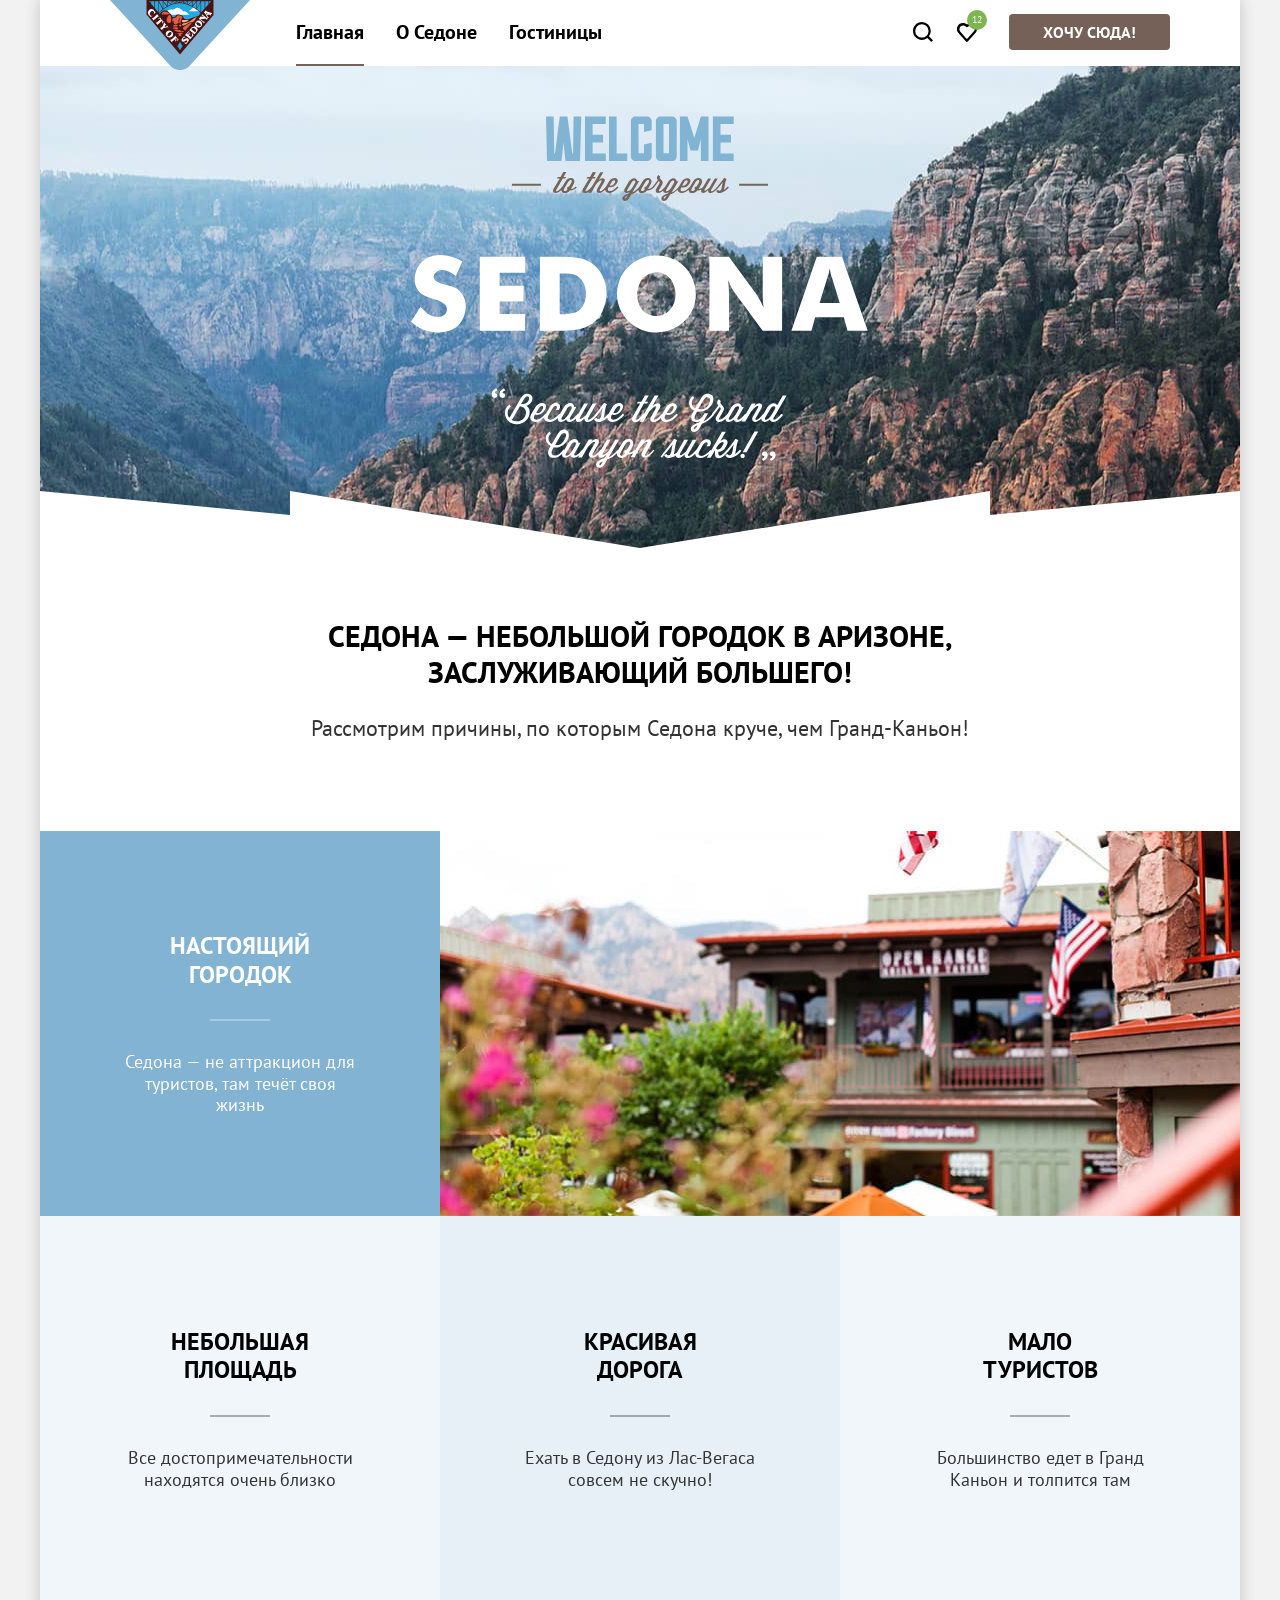
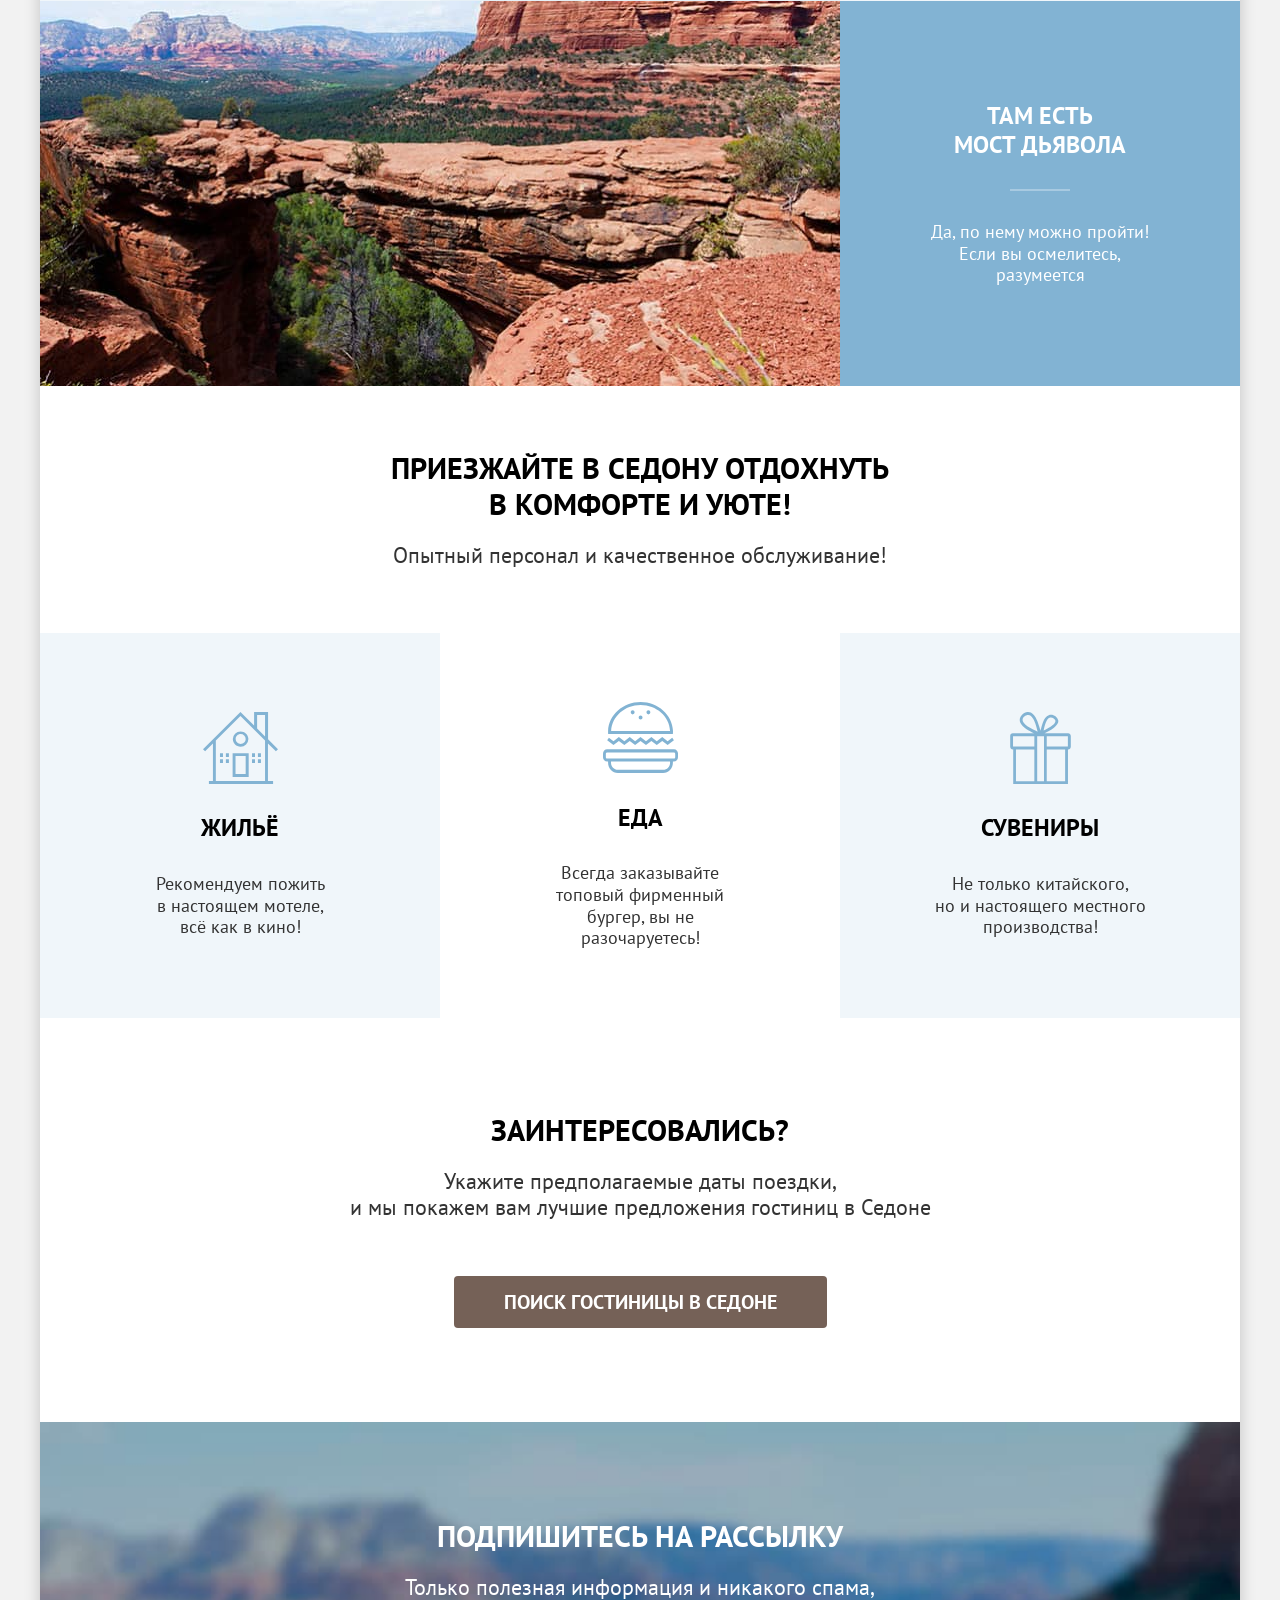
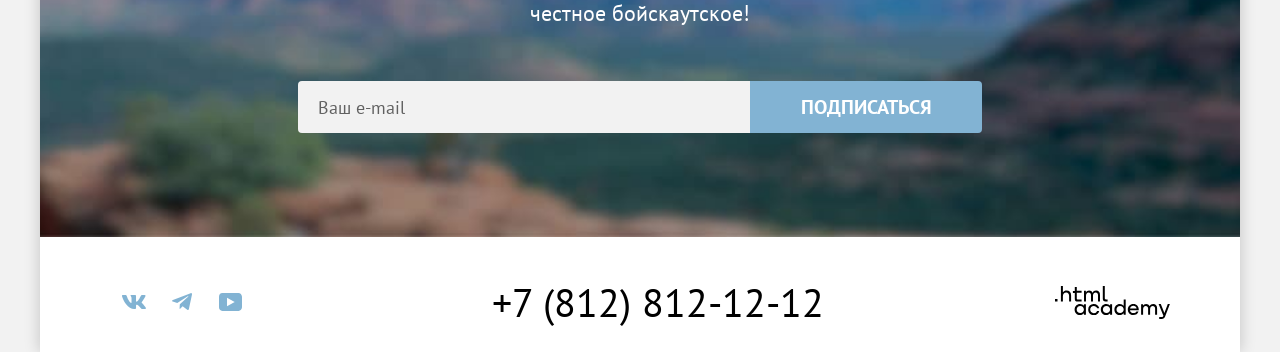
<file: index.html>
<!DOCTYPE html>
<html lang="ru">

  <head>
    <meta charset="utf-8">
    <title>Седона. Городок в Аризоне</title>
    <link rel="stylesheet" href="styles/styles.css">
    <link rel="icon" href="favicon.ico" sizes="32x32">
  </head>

  <body>
    <div class="wrapper">
      <header class="header">
        <nav class="navigation">
          <a class="logo" href="index.html">
            <img class="logo-image" src="images/logos/logo.svg" width="140" height="70" alt="Логотип города Седона">
          </a>
          <ul class="navigation-list">
            <li class="navigation-item">
              <a class="navigation-link current" aria-current="page">Главная</a>
            </li>
            <li class="navigation-item">
              <a class="navigation-link" href="#">О Седоне</a>
            </li>
            <li class="navigation-item">
              <a class="navigation-link" href="catalog.html">Гостиницы</a>
            </li>
          </ul>
          <ul class="navigation-user">
            <li class="navigation-user-item">
              <a class="navigation-user-link navigation-search" href="#"><span class="visually-hidden">Поиск</span></a>
            </li>
            <li class="navigation-user-item">
              <a class="navigation-user-link navigation-favorites" href="#">
                <span class="visually-hidden">Отелей в избранном:</span>
                <span class="favorite-count">12</span>
              </a>
            </li>
            <li class="navigation-user-item">
              <a class="button navigation-user-button" href="#">Хочу сюда!</a>
            </li>
          </ul>
        </nav>
      </header>
      <main class="main">
        <section class="hero">
          <h1 class="section-title visually-hidden">Добро пожаловать в Седону!</h1>
          <img class="hero-image" src="images/content/welcome-hero.svg" width="458" height="352"
            alt="Welcome to the gorgeous Sedona, because the Grand Canyon sucks!">
        </section>
        <section class="advantages">
          <div class="section-header">
            <h2 class="section-title">Седона — небольшой городок в Аризоне,
              заслуживающий большего!</h2>
            <p class="section-description">Рассмотрим причины, по которым Седона круче, чем Гранд-Каньон!</p>
          </div>
          <ul class="section-list">
            <li class="advantages-item">
              <div class="advantages-container">
                <h3 class="card-title">Настоящий городок</h3>
                <p class="card-text">Седона — не аттракцион для туристов, там течёт своя жизнь</p>
              </div>
              <img class="advantages-image" src="images/content/open-range-restaurant.jpg" width="800" height="385"
                alt="Ресторан Open Range">
            </li>
            <li class="advantages-item">
              <div class="advantages-container">
                <h3 class="card-title">Небольшая площадь</h3>
                <p class="card-text">Все достопримечательности находятся очень близко</p>
              </div>
            </li>
            <li class="advantages-item">
              <div class="advantages-container">
                <h3 class="card-title">Красивая<br>дорога</h3>
                <p class="card-text">Ехать в&nbsp;Седону из&nbsp;Лас-Вегаса совсем не&nbsp;скучно!</p>
              </div>
            </li>
            <li class="advantages-item">
              <div class="advantages-container">
                <h3 class="card-title">Мало<br>туристов</h3>
                <p class="card-text">Большинство едет в Гранд Каньон и толпится там</p>
              </div>
            </li>
            <li class="advantages-item">
              <div class="advantages-container">
                <h3 class="card-title">Там есть<br>мост дьявола</h3>
                <p class="card-text">Да, по нему можно пройти! Если вы осмелитесь, разумеется</p>
              </div>
              <img class="advantages-image advantages-image-reverse" src="images/content/devils-bridge.jpg" width="800"
                height="385" alt="Каменный мост Дьявола в Седоне с красными скалами">
            </li>
          </ul>
        </section>
        <section class="services">
          <div class="section-header">
            <h2 class="section-title">Приезжайте в&nbsp;Седону отдохнуть в&nbsp;комфорте и&nbsp;уюте!</h2>
            <p class="section-description">Опытный персонал и качественное обслуживание!</p>
          </div>
          <ul class="section-list">
            <li class="services-item services-house">
              <h3 class="card-title">Жильё</h3>
              <p class="card-text">Рекомендуем пожить<br>в настоящем мотеле,<br>
                всё как в кино!</p>
            </li>
            <li class="services-item services-food">
              <h3 class="card-title">Еда</h3>
              <p class="card-text">Всегда заказывайте<br>
                топовый фирменный бургер, вы не разочаруетесь!</p>
            </li>
            <li class="services-item services-souvenirs">
              <h3 class="card-title">Сувениры</h3>
              <p class="card-text">Не только китайского,<br>
                но и настоящего местного производства!</p>
            </li>
          </ul>
        </section>
        <section class="search">
          <div class="section-header">
            <h2 class="section-title">Заинтересовались?</h2>
            <p class="section-description">Укажите предполагаемые даты поездки,<br>и мы покажем вам лучшие
              предложения гостиниц в Седоне</p>
          </div>
          <button class="button search-button" type="button">Поиск гостиницы в Седоне</button>
        </section>
        <section class="newsletter newsletter-index">
          <div class="section-header">
            <h2 class="section-title">Подпишитесь на рассылку</h2>
            <p class="section-description">Только полезная информация и никакого спама,<br>честное
              бойскаутское!</p>
          </div>
          <form class="newsletter-form" action="https://echo.htmlacademy.ru/" method="post">
            <label class="visually-hidden" for="e-mail">Укажите ваш e-mail</label>
            <input class="input newsletter-field" type="email" name="e-mail" id="e-mail" placeholder="Ваш e-mail"
              required>
            <button class="button newsletter-button" type="submit">Подписаться</button>
          </form>
        </section>
      </main>
      <footer class="footer">
        <ul class="social-list">
          <li class="social-item">
            <a class="social-link vk" href="https://vk.com/htmlacademy">
              <span class="visually-hidden">Vkontakte</span>
            </a>
          </li>
          <li class="social-item">
            <a class="social-link telegram" href="https://t.me/htmlacademy">
              <span class="visually-hidden">Telegram</span>
            </a>
          </li>
          <li class="social-item">
            <a class="social-link youtube" href="https://www.youtube.com/user/htmlacademyru">
              <span class="visually-hidden">Youtube</span>
            </a>
          </li>
        </ul>
        <div class="contacts">
          <a class="contact-link" href="tel:+78128121212">+7 (812) 812-12-12</a>
        </div>
        <a class="developer" href="https://htmlacademy.ru/intensive/htmlcss">
          <span class="visually-hidden">Разработчик сайта — HTML Academy</span>
        </a>
      </footer>
    </div>
    <div class="modal-container modal-container-close">
      <div class="modal">
        <section class="modal-content">
          <h2 class="section-title">Поиск гостиницы в Седоне</h2>
          <form class="search-form" action="https://echo.htmlacademy.ru/" method="post">
            <div class="field-item">
              <label class="form-label" for="check-in-date">Дата заезда:</label>
              <input id="check-in-date" class="input date-input" type="text" name="check-in-date" value="27 апреля 2020"
                placeholder="Укажите дату" required>
              <p class="form-message form-message-error">Мы не можем отправить вас в прошлое.</p>
            </div>
            <div class="field-item">
              <label class="form-label" for="check-out-date">Дата выезда:</label>
              <input id="check-out-date" class="input date-input" type="text" name="check-out-date"
                value="1 сентября 2023" placeholder="Укажите дату" required>
              <p class="form-message">На эти даты есть свободные номера. Пока есть.</p>
            </div>
            <div class="field-item">
              <label class="form-label" for="adult">Взрослые:</label>
              <div class="counter">
                <button class="counter-button counter-button-minus" type="button">
                  <span class="visually-hidden">Уменьшить количество</span>
                </button>
                <input id="adult" class="input modal-number" type="number" name="adult" value="2">
                <button class="counter-button counter-button-plus" type="button">
                  <span class="visually-hidden">Увеличить количество</span>
                </button>
              </div>
            </div>
            <div class="field-item">
              <div class="tooltip-wrapper">
                <label class="form-label" for="children">Дети:</label>
                <button class="info-button" type="button" aria-labelledby="tooltip-label-date">
                  <span class="visually-hidden">Посмотреть дополнительную информацию</span>
                </button>
                <div class="tooltip" role="tooltip" id="tooltip-label-date">Укажите количество детей, которые будут
                  с&nbsp;вами, возраст которых от&nbsp;6&nbsp;до&nbsp;18&nbsp;лет. Дети до&nbsp;6&nbsp;лет размещаются
                  бесплатно.
                </div>
              </div>
              <div class="counter">
                <button class="counter-button counter-button-minus" type="button">
                  <span class="visually-hidden">Уменьшить количество</span>
                </button>
                <input id="children" class="input modal-number" type="number" name="children" value="2">
                <button class="counter-button counter-button-plus" type="button">
                  <span class="visually-hidden">Увеличить количество</span>
                </button>
              </div>
            </div>
            <button class="button modal-button" type="submit">Найти</button>
          </form>
        </section>
        <button class="modal-close-button" type="button">
          <span class="visually-hidden">Закрыть</span>
        </button>
      </div>
    </div>
  </body>

</html>
</file>
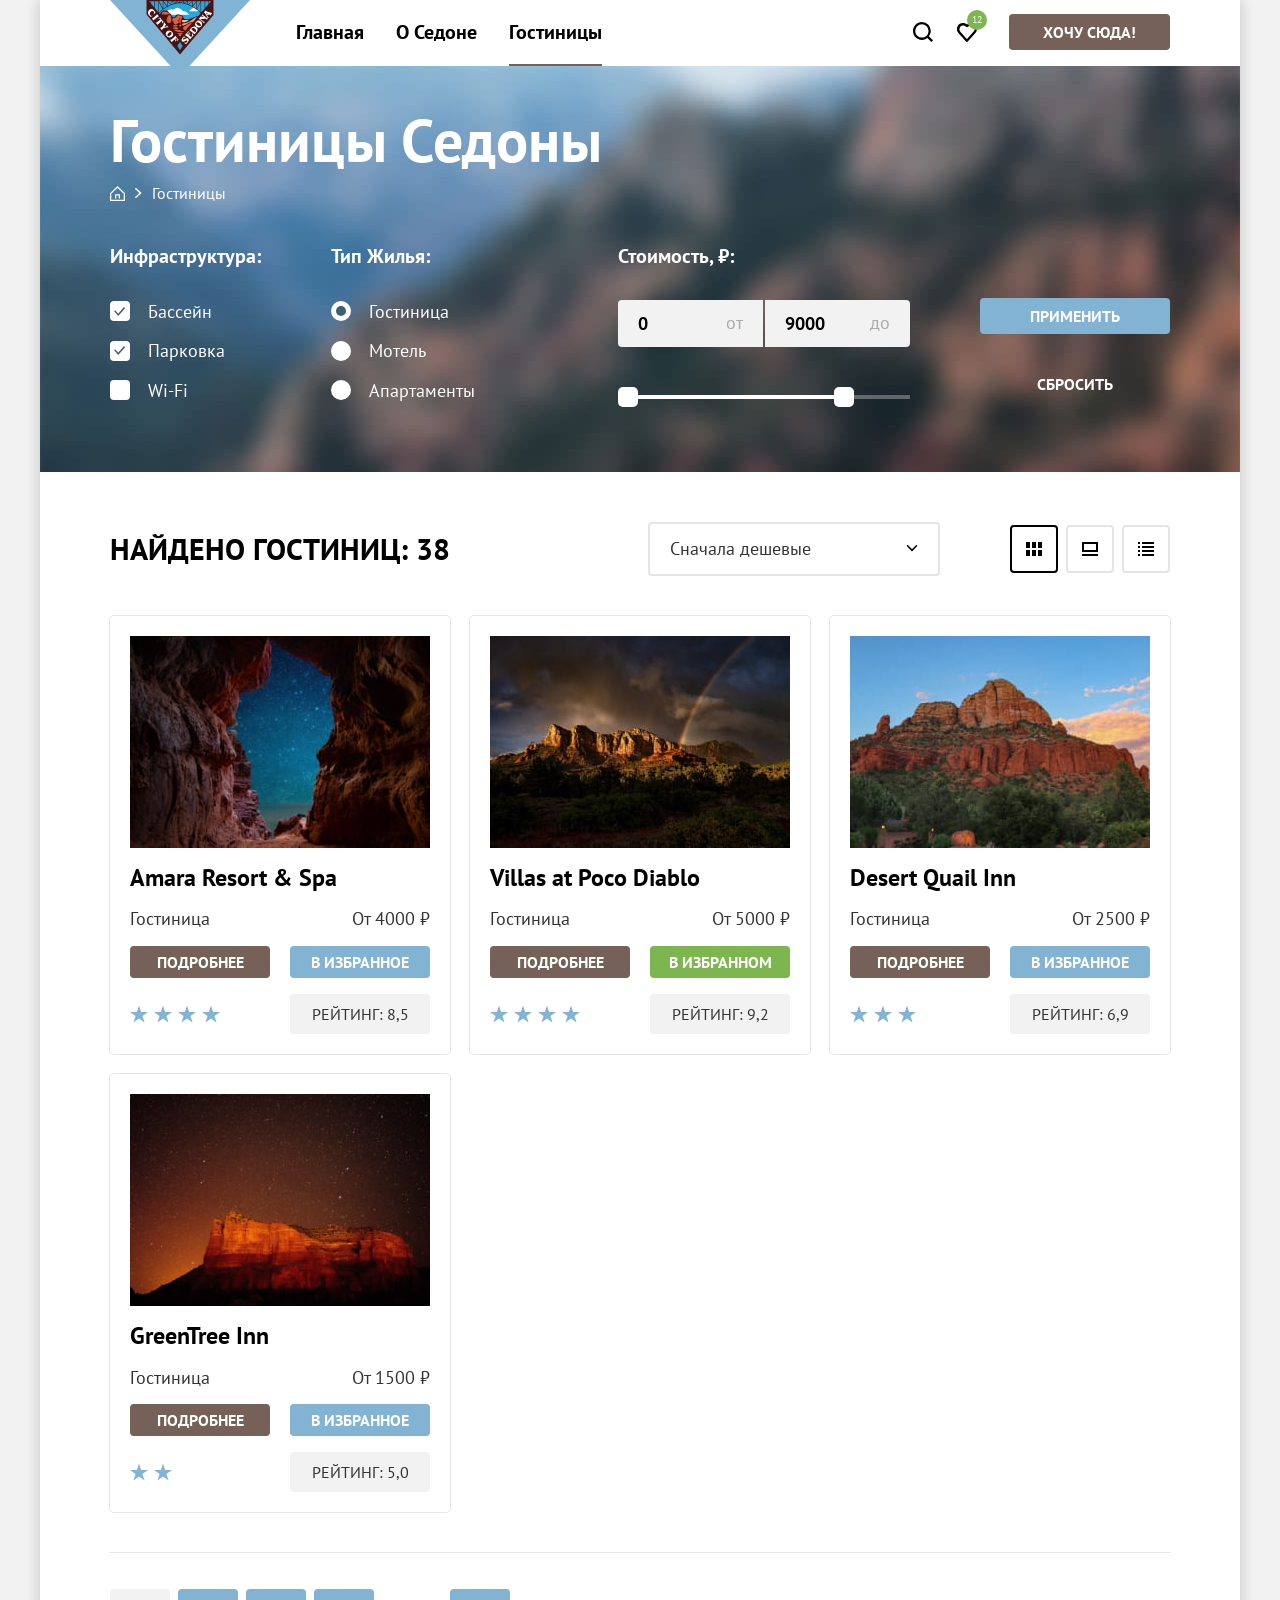
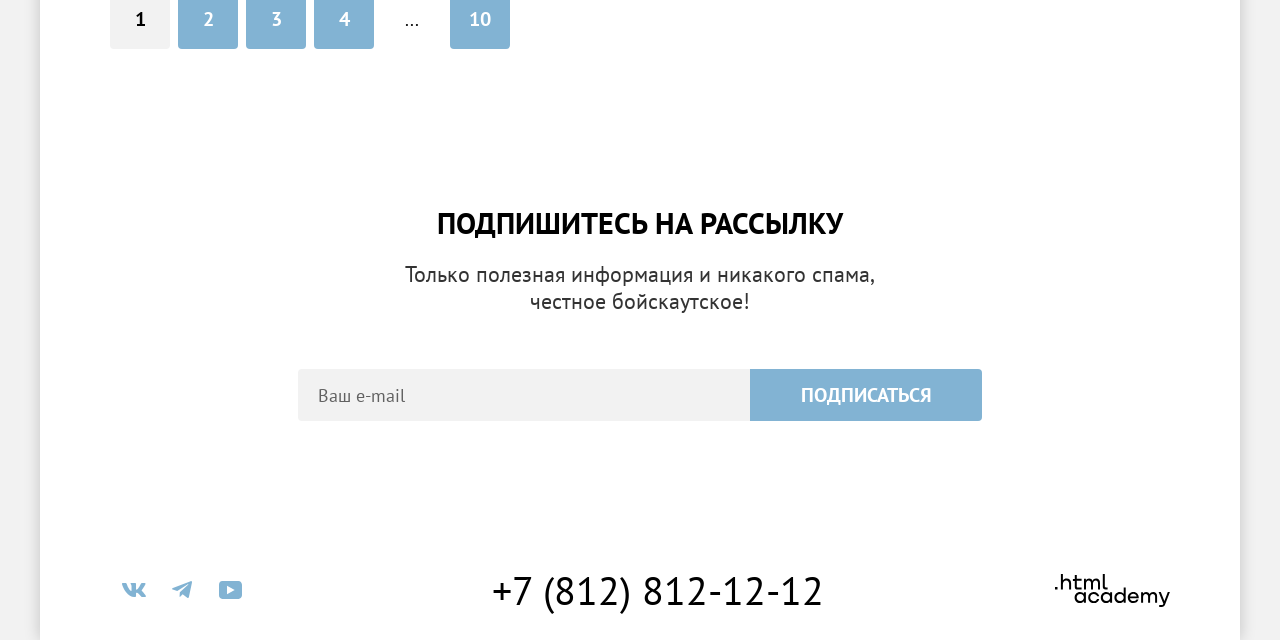
<file: catalog.html>
<!DOCTYPE html>
<html lang="ru">

  <head>
    <meta charset="utf-8">
    <title>Каталог</title>
    <link rel="stylesheet" href="styles/styles.css">
    <link rel="icon" href="favicon.ico" sizes="32x32">
  </head>

  <body>
    <div class="wrapper">
      <header class="header">
        <nav class="navigation">
          <a class="logo" href="index.html">
            <img class="logo-image" src="images/logos/logo.svg" width="140" height="70" alt="Логотип города Седона">
          </a>
          <ul class="navigation-list">
            <li class="navigation-item">
              <a class="navigation-link" href="index.html">Главная</a>
            </li>
            <li class="navigation-item">
              <a class="navigation-link" href="#">О Седоне</a>
            </li>
            <li class="navigation-item">
              <a class="navigation-link current" aria-current="page">Гостиницы</a>
            </li>
          </ul>
          <ul class="navigation-user">
            <li class="navigation-user-item">
              <a class="navigation-user-link navigation-search" href="#"><span class="visually-hidden">Поиск</span></a>
            </li>
            <li class="navigation-user-item">
              <a class="navigation-user-link navigation-favorites" href="#">
                <span class="visually-hidden">Отелей в избранном:</span>
                <span class="favorite-count">12</span>
              </a>
            </li>
            <li class="navigation-user-item">
              <a class="navigation-user-button button" href="#">Хочу сюда!</a>
            </li>
          </ul>
        </nav>
      </header>
      <main class="main">
        <div class="filter">
          <h1 class="page-title">Гостиницы Седоны</h1>
          <nav class="breadcrumbs-navigation">
            <ul class="breadcrumbs-list">
              <li class="breadcrumbs-item">
                <a class="breadcrumbs-link link-home" href="index.html">
                  <span class="visually-hidden">Главная</span>
                </a>
              </li>
              <li class="breadcrumbs-item">
                <a class="breadcrumbs-link current" aria-current="page">Гостиницы</a>
              </li>
            </ul>
          </nav>
          <form class="filter-form" action="https://echo.htmlacademy.ru/" method="get">
            <fieldset class="filter-group">
              <legend class="filter-group-title">Инфраструктура:</legend>
              <ul class="filter-group-list">
                <li class="filter-group-item">
                  <label class="filter-label">Бассейн<input class="filter-input" type="checkbox" name="swimming-pool"
                      checked></label>
                </li>
                <li class="filter-group-item">
                  <label class="filter-label">Парковка<input class="filter-input" type="checkbox" name="parking"
                      checked></label>
                </li>
                <li class="filter-group-item">
                  <label class="filter-label">Wi-Fi<input class="filter-input" type="checkbox" name="wi-fi"></label>
                </li>
              </ul>
            </fieldset>
            <fieldset class="filter-group">
              <legend class="filter-group-title">Тип жилья:</legend>
              <ul class="filter-group-list">
                <li class="filter-group-item">
                  <label class="filter-label">Гостиница<input class="filter-input" type="radio" value="Гостиница"
                      name="hotel-group" checked></label>
                </li>
                <li class="filter-group-item">
                  <label class="filter-label">Мотель<input class="filter-input" type="radio" value="Мотель"
                      name="hotel-group"></label>
                </li>
                <li class="filter-group-item">
                  <label class="filter-label">Апартаменты<input class="filter-input" type="radio" value="Апартаменты"
                      name="hotel-group"></label>
                </li>
              </ul>
            </fieldset>
            <fieldset class="filter-group">
              <legend class="filter-group-title">Стоимость, ₽:</legend>
              <div class="range-field">
                <div class="range-input-wrapper">
                  <input class="input range-input" type="number" name="price-from" value="0" id="from">
                  <label class="range-label" for="from">От</label>
                </div>
                <div class="range-input-wrapper">
                  <input class="input range-input" type="number" name="price-to" value="9000" id="to">
                  <label class="range-label" for="to">До</label>
                </div>
              </div>
              <div class="range-scale">
                <div class="range-bar" style="width: 226px;">
                  <button class="range-toggle toggle-min" type="button">
                    <span class="visually-hidden">Изменить минимальную цену</span>
                  </button>
                  <button class="range-toggle toggle-max" type="button">
                    <span class="visually-hidden">Изменить максимальную цену</span>
                  </button>
                </div>
              </div>
            </fieldset>
            <div class="filter-button-container">
              <button class="filter-button button button-submit" type="submit">Применить</button>
              <button class="filter-button button button-reset" type="reset">Сбросить</button>
            </div>
          </form>
        </div>
        <section class="catalog">
          <header class="catalog-header">
            <h2 class="catalog-title">Найдено гостиниц: <span class="count">38</span></h2>
            <select class="sort-select" name="sort" id="sort" aria-label="Сортировка списка">
              <option value="cheap">Сначала дешевые</option>
              <option value="expensive">Сначала дорогие</option>
            </select>
            <ul class="view-switcher">
              <li class="view-option">
                <a class="view-link view-link-tile current" aria-current="page" href="catalog.html?view=tile">
                  <span class="visually-hidden">Отображать сеткой</span>
                </a>
              </li>
              <li class="view-option">
                <a class="view-link view-link-card" href="catalog.html?view=card">
                  <span class="visually-hidden">Отображать плиткой</span>
                </a>
              </li>
              <li class="view-option">
                <a class="view-link view-link-list" href="catalog.html?view=list">
                  <span class="visually-hidden">Отображать списком</span>
                </a>
              </li>
            </ul>
          </header>
          <ul class="card-list">
            <li class="card">
              <a class="card-title-link" href="#" tabindex="-1">
                <h3 class="card-title">Amara Resort & Spa</h3>
              </a>
              <p class="card-description">Гостиница</p>
              <p class="card-price">От 4000 ₽</p>
              <a class="button card-button card-link" href="#">Подробнее</a>
              <button class="button card-button button-favorite" type="button">В избранное</button>
              <p class="card-rating card-rating-4">
                <span class="visually-hidden">4 звезды</span>
              </p>
              <p class="card-rating-text">Рейтинг: <span class="card-rating-value">8,5</span></p>
              <a class="card-image-link" href="#" tabindex="-1">
                <img class="card-image" src="images/hotels/hotel-amara.jpg" width="300" height="212"
                  alt="Вид на звёздное небо из пещеры в красных скалах Седоны">
              </a>
            </li>
            <li class="card">
              <a class="card-title-link" href="#" tabindex="-1">
                <h3 class="card-title">Villas at Poco Diablo</h3>
              </a>
              <p class="card-description">Гостиница</p>
              <p class="card-price">От 5000 ₽</p>
              <a class="button card-button card-link" href="#">Подробнее</a>
              <button class="button card-button card-button-added" type="button">В
                избранном</button>
              <p class="card-rating card-rating-4">
                <span class="visually-hidden">4 звезды</span>
              </p>
              <p class="card-rating-text">Рейтинг: <span class="card-rating-value">9,2</span></p>
              <a class="card-image-link" href="#" tabindex="-1">
                <img class="card-image" src="images/hotels/hotel-villas-poco.jpg" width="300" height="212"
                  alt="Красные скалы Седоны с радугой на фоне грозового неба">
              </a>
            </li>
            <li class="card">
              <a class="card-title-link" href="#" tabindex="-1">
                <h3 class="card-title">Desert Quail Inn</h3>
              </a>
              <p class="card-description">Гостиница</p>
              <p class="card-price">От 2500 ₽</p>
              <a class="button card-button card-link" href="#">Подробнее</a>
              <button class="button card-button button-favorite" type="button">В избранное</button>
              <p class="card-rating card-rating-3">
                <span class="visually-hidden">3 звезды</span>
              </p>
              <p class="card-rating-text">Рейтинг: <span class="card-rating-value">6,9</span></p>
              <a class="card-image-link" href="#" tabindex="-1">
                <img class="card-image" src="images/hotels/hotel-desert-quail.jpg" width="300" height="212"
                  alt="Красные скалистые горы Седоны с зелёными деревьями на переднем плане">
              </a>
            </li>
            <li class="card">
              <a class="card-title-link" href="#" tabindex="-1">
                <h3 class="card-title">GreenTree Inn</h3>
              </a>
              <p class="card-description">Гостиница</p>
              <p class="card-price">От 1500 ₽</p>
              <a class="button card-button card-link" href="#">Подробнее</a>
              <button class="button card-button button-favorite" type="button">В избранное</button>
              <p class="card-rating card-rating-2">
                <span class="visually-hidden">2 звезды</span>
              </p>
              <p class="card-rating-text">Рейтинг: <span class="card-rating-value">5,0</span></p>
              <a class="card-image-link" href="#" tabindex="-1">
                <img class="card-image" src="images/hotels/hotel-greentree.jpg" width="300" height="212"
                  alt="Ночное фото красных скал Седоны с ярким звёздным небом">
              </a>
            </li>
          </ul>
          <nav class="pagination">
            <ul class="pagination-list">
              <li class="pagination-item">
                <a class="pagination-link current" href="#" aria-current="page">1</a>
              </li>
              <li class="pagination-item">
                <a class="pagination-link" href="#">2</a>
              </li>
              <li class="pagination-item">
                <a class="pagination-link" href="#">3</a>
              </li>
              <li class="pagination-item">
                <a class="pagination-link" href="#">4</a>
              </li>
              <li class="pagination-item">
                <span class="pagination-dots">...</span>
              </li>
              <li class="pagination-item">
                <a class="pagination-link" href="#">10</a>
              </li>
            </ul>
          </nav>
        </section>
        <section class="newsletter newsletter-catalog">
          <div class="section-header">
            <h2 class="section-title">Подпишитесь на рассылку</h2>
            <p class="section-description ">Только полезная информация и никакого спама,<br>честное
              бойскаутское!</p>
          </div>
          <form class="newsletter-form" action="https://echo.htmlacademy.ru/" method="post">
            <label class="visually-hidden" for="e-mail">Укажите ваш e-mail</label>
            <input class="input newsletter-field" type="email" name="e-mail" id="e-mail" placeholder="Ваш e-mail"
              required>
            <button class="button newsletter-button" type="submit">Подписаться</button>
          </form>
        </section>
      </main>
      <footer class="footer">
        <ul class="social-list">
          <li class="social-item">
            <a class="social-link vk" href="https://vk.com/htmlacademy">
              <span class="visually-hidden">Vkontakte</span>
            </a>
          </li>
          <li class="social-item">
            <a class="social-link telegram" href="https://t.me/htmlacademy">
              <span class="visually-hidden">Telegram</span>
            </a>
          </li>
          <li class="social-item">
            <a class="social-link youtube" href="https://www.youtube.com/user/htmlacademyru">
              <span class="visually-hidden">Youtube</span>
            </a>
          </li>
        </ul>
        <div class="contacts">
          <a class="contact-link" href="tel:+78128121212">+7 (812) 812-12-12</a>
        </div>
        <a class="developer" href="https://htmlacademy.ru/intensive/htmlcss">
          <span class="visually-hidden">Разработчик сайта — HTML Academy</span>
        </a>
      </footer>
    </div>
  </body>

</html>
</file>
<file: styles/styles.css>
:root {
  --color-white: #ffffff;
  --color-white-transparent-60: rgba(255, 255, 255, 0.6);
  --color-white-transparent-30: rgba(255, 255, 255, 0.3);
  --color-grey-lightest: #f2f2f2;
  --color-grey-lightest-transparent-80: rgba(242, 242, 242, 0.8);
  --color-grey-light: #e6e6e6;
  --color-grey: #e5e5e5;
  --color-grey-dark: #333333;
  --color-black: #000000;
  --color-black-transparent-30: rgba(0, 0, 0, 0.3);
  --color-black-transparent-60: rgba(0, 0, 0, 0.6);
  --color-blue-light-transparent-12: rgba(131, 179, 211, 0.12);
  --color-blue-light-transparent-20: rgba(131, 179, 211, 0.2);
  --color-blue: #68a2ca;
  --color-blue-transparent-30: rgba(104, 162, 202, 0.3);
  --color-blue-light: #83b3d3;
  --color-blue-medium: #82b3d3;
  --color-blue-dark: #3f5e72;
  --color-brown: #756157;
  --color-brown-transparent-30: rgba(117, 97, 87, 0.3);
  --color-brown-dark: #615048;
  --color-green: #7db54f;
  --color-green-dark: #6c9e42;
  --color-red: #ff5757;
  --color-linear-gradient: linear-gradient(315deg in oklab,
      oklch(0.82 0.06 20),
      oklch(0.74 0.03 171) 33%,
      oklch(0.61 0.11 228) 66%,
      oklch(0.48 0.15 253));

  --font-family: "PT Sans", sans-serif;

  --font-size-xxs: 10px;
  --font-size-xs: 16px;
  --font-size-s: 18px;
  --font-size-m: 20px;
  --font-size-l: 22px;
  --font-size-xl: 24px;
  --font-size-2xl: 30px;
  --font-size-3xl: 40px;
  --font-size-4xl: 60px;

  --line-height-xs: 1;
  --line-height-s: 1.2;
  --line-height-m: 1.25;
  --line-height-l: 1.3;
  --line-height-xl: 1.8;

  --font-weight-regular: 400;
  --font-weight-bold: 700;
}

@font-face {
  font-family: "PT Sans";
  src: url("../fonts/ptsans-400.woff2") format("woff2");
  font-style: normal;
  font-weight: 400;
  font-display: swap;
}

@font-face {
  font-family: "PT Sans";
  src: url("../fonts/ptsans-700.woff2") format("woff2");
  font-style: normal;
  font-weight: 700;
  font-display: swap;
}

img {
  max-width: 100%;
  height: auto;
}

*,
*::before,
*::after {
  box-sizing: border-box;
}

.visually-hidden {
  position: fixed;
  transform: scale(0);
}

html {
  height: 100%;
}

body {
  font-family: var(--font-family);
  font-size: var(--font-size-l);
  line-height: var(--line-height-s);
  font-weight: var(--font-weight-regular);
  margin: 0;
  background-color: var(--color-grey-lightest);
  color: var(--color-grey-dark);
}

.button {
  display: block;
  font-family: inherit;
  font-weight: var(--font-weight-bold);
  font-size: var(--font-size-m);
  line-height: var(--line-height-xl);
  text-decoration: none;
  text-transform: uppercase;
  text-align: center;
  padding: 8px 50px;
  color: var(--color-white);
  background-color: var(--color-blue-medium);
  border: none;
  border-radius: 4px;
  cursor: pointer;
}

.button:disabled {
  pointer-events: none;
  background-color: var(--color-grey);
  color: var(--color-white);
}

.wrapper {
  display: flex;
  flex-direction: column;
  background-color: var(--color-white);
  box-shadow: 0 0 15px 0 rgba(0, 0, 0, 0.2);
  width: 1200px;
  min-height: 100vh;
  margin: 0 auto;
}

.header {
  padding: 0 70px;
}

.navigation {
  display: grid;
  grid-template-columns: min-content auto max-content;
  align-items: start;
  gap: 30px;
  position: relative;
  z-index: 1;
}

.logo {
  width: 140px;
  margin-bottom: -8px;
}

.logo:hover,
.logo:focus {
  opacity: 0.8;
}

.logo:active {
  opacity: 0.6;
}

.logo-image {
  display: block;
}

.navigation-list {
  display: flex;
  flex-wrap: wrap;
  padding: 0;
  margin: 0;
  list-style: none;
}

.navigation-link {
  display: block;
  font-size: var(--font-size-m);
  font-weight: var(--font-weight-bold);
  text-align: center;
  text-decoration: none;
  padding: 20px 16px;
  color: var(--color-black);
}

.navigation-link:not(.current):hover,
.navigation-link:not(.current):focus {
  color: var(--color-brown);
}

.navigation-link:not(.current):active {
  color: var(--color-brown-transparent-30);
}

.navigation-link.current {
  cursor: default;
}

.navigation-link.current::after {
  content: "";
  display: block;
  height: 2px;
  transform: translateY(20px);
  background-color: var(--color-brown);
}

.navigation-user {
  display: flex;
  flex-wrap: wrap;
  justify-content: end;
  align-items: center;
  max-width: 330px;
  padding: 0;
  margin: 0;
  list-style: none;
}

.navigation-user-item:last-child {
  margin-left: 20px;
}

.navigation-user-link {
  display: flex;
  justify-content: center;
  align-items: center;
  text-decoration: none;
  min-width: 44px;
  min-height: 64px;
}

.navigation-user-link::before {
  content: "";
  display: block;
  width: 20px;
  height: 20px;
  background-color: var(--color-black);
  mask-repeat: no-repeat;
  mask-position: center;
  mask-size: contain;
}

.navigation-search::before {
  mask-image: url("../images/icons/ui/search.svg");
}

.navigation-favorites::before {
  mask-image: url("../images/icons/ui/favorite.svg");
}

.navigation-user-link:hover::before,
.navigation-user-link:focus::before {
  background-color: var(--color-brown);
}

.navigation-user-link:active::before {
  background-color: var(--color-brown-transparent-30);
}

.navigation-favorites {
  position: relative;
}

.favorite-count {
  position: absolute;
  top: 10px;
  right: 2px;
  padding: 5px;
  font-size: var(--font-size-xxs);
  line-height: var(--line-height-xs);
  color: var(--color-white);
  background-color: var(--color-green);
  border-radius: 100vw;
}

.navigation-user-button {
  font-size: var(--font-size-xs);
  line-height: var(--line-height-m);
  padding: 8px 34px;
  background-color: var(--color-brown);
}

.navigation-user-button:hover {
  background-color: var(--color-brown-dark);
  color: var(--color-white-transparent-60);
}

.navigation-user-button:focus {
  background-color: var(--color-brown-dark);
}

.navigation-user-button:active {
  background-color: var(--color-brown);
  color: var(--color-white-transparent-30);
}

.main {
  flex-grow: 1;
}

.hero {
  position: relative;
  display: flex;
  flex-direction: column;
  align-items: center;
  padding: 50px 0 80px;
  background: url("../images/backgrounds/index-background.jpg") no-repeat center / cover, var(--color-linear-gradient);
}

.hero .section-title {
  font-size: var(--font-size-4xl);
  max-width: 680px;
  color: var(--color-white);
}

.hero::after {
  position: absolute;
  content: "";
  width: 100%;
  height: 57px;
  bottom: 0;
  mask-image: url("../images/icons/ui/background-down.svg");
  mask-repeat: no-repeat;
  mask-position: center;
  mask-size: cover;
  background-color: var(--color-white);
}

.advantages {
  padding-top: 70px;
}

.section-header {
  max-width: 680px;
  margin: 0 auto 55px;
}

.section-title {
  font-size: var(--font-size-2xl);
  font-weight: var(--font-weight-bold);
  text-transform: uppercase;
  text-align: center;
  margin: 0 0 20px;
  color: var(--color-black);
}

.section-description {
  text-align: center;
  margin: 0;
}

.advantages .section-header {
  margin-bottom: 90px;
}

.advantages .section-title {
  margin-bottom: 25px;
}

.section-list {
  display: grid;
  grid-template-columns: repeat(3, 1fr);
  padding: 0;
  margin: 0;
  list-style: none;
}

.advantages-container {
  display: flex;
  flex-direction: column;
  justify-content: center;
  padding: 30px 80px;
  min-height: 385px;
}

.advantages-item:nth-child(even) {
  background-color: var(--color-blue-light-transparent-12);
}

.advantages-item:nth-child(odd) {
  background-color: var(--color-blue-light-transparent-20);
}

.advantages-item:has(.advantages-image) {
  display: grid;
  grid-template-columns: repeat(3, 1fr);
  grid-column: 1 / -1;
  background-color: var(--color-blue-medium);
}

.advantages-item .card-title::after {
  content: "";
  display: block;
  width: 60px;
  margin: 30px auto;
  border-bottom: 2px solid var(--color-black-transparent-30);
}

.advantages-item:has(.advantages-image) .card-title::after {
  border-bottom-color: var(--color-white-transparent-30);
}

.advantages-item:has(.advantages-image) .card-title,
.advantages-item:has(.advantages-image) .card-text {
  color: var(--color-white);
}

.advantages-item:has(.advantages-image) .advantages-image {
  grid-column: 2 / 4;
}

.advantages-item:has(.advantages-image-reverse) .advantages-image {
  grid-area: 1 / 1 / 2 / 3;
}

.advantages-item:has(.advantages-image-reverse) .advantages-container {
  grid-area: 1 / 3 / 2 / 4;
}

.card-title {
  font-size: var(--font-size-xl);
  font-weight: var(--font-weight-bold);
  text-transform: uppercase;
  text-align: center;
  margin: 0;
  color: var(--color-black);
}

.card-text {
  font-size: var(--font-size-s);
  text-align: center;
  margin: 0;
}

.services {
  padding-top: 64px;
}

.services .section-header {
  margin-bottom: 64px;
}

.services-item {
  display: flex;
  flex-direction: column;
  justify-content: center;
  padding: 0 85px;
  min-height: 385px;
  gap: 30px;
}

.services-item:nth-child(odd) {
  background-color: var(--color-blue-light-transparent-12);
}

.services-item:nth-child(even) {
  background-color: var(--color-white);
}

.services-item .card-title::before {
  content: "";
  display: block;
  width: 75px;
  height: 72px;
  margin: 0 auto 30px;
  mask-repeat: no-repeat;
  mask-position: center;
  mask-size: contain;
  background-color: var(--color-blue-medium);
}

.services-house .card-title::before {
  mask-image: url("../images/services/house.svg");
}

.services-food .card-title::before {
  mask-image: url("../images/services/food.svg");
}

.services-souvenirs .card-title::before {
  mask-image: url("../images/services/souvenirs.svg");
}

.search {
  padding: 94px 0;
}

.search-button {
  margin: 0 auto;
  max-width: 400px;
  background-color: var(--color-brown);
}

.search-button:hover {
  background-color: var(--color-brown-dark);
  color: var(--color-white-transparent-60);
}

.search-button:focus {
  background-color: var(--color-brown-dark);
}

.search-button:active {
  background-color: var(--color-brown);
  color: var(--color-white-transparent-30);
}

.newsletter {
  display: flex;
  flex-direction: column;
  align-items: center;
  padding: 96px 0 104px;
}

.newsletter-index {
  background: url("../images/backgrounds/subscribe.jpg") no-repeat center / cover, var(--color-linear-gradient);
}

.newsletter-index .section-title {
  color: var(--color-white);
}

.newsletter-index .section-description {
  color: var(--color-white);
}

.newsletter-form {
  display: grid;
  grid-template-columns: 452px 232px;
  align-items: center;
}

.input {
  border: none;
  font-family: inherit;
  font-size: var(--font-size-s);
  line-height: var(--line-height-l);
  font-weight: var(--font-weight-bold);
  background-color: var(--color-grey-lightest);
  color: var(--color-black);
}

.newsletter-field {
  grid-area: 1/1/2/2;
  font-weight: var(--font-weight-regular);
  height: 100%;
  padding: 14px 20px;
  border-radius: 4px 0 0 4px;
}

.newsletter-field:hover {
  background-color: var(--color-grey);
}

.newsletter-field::placeholder {
  color: var(--color-black-transparent-60);
}

.newsletter-field:hover::placeholder {
  color: var(--color-black-transparent-60);
}

.newsletter-field:focus::placeholder {
  color: transparent;
}

.newsletter-button {
  grid-area: 1/2/2/3;
  border-radius: 0 4px 4px 0;
}

.newsletter-button:hover {
  background-color: var(--color-blue);
  color: var(--color-white-transparent-60);
}

.newsletter-button:focus {
  background-color: var(--color-blue);
}

.newsletter-button:active {
  background-color: var(--color-blue-medium);
  color: var(--color-white-transparent-30);
}

.newsletter-catalog {
  padding-top: 46px;
}

.newsletter-catalog .section-title {
  color: var(--color-black);
}

.newsletter-catalog .section-description {
  color: inherit;
}

.footer {
  display: grid;
  grid-template-columns: min-content 1fr min-content;
  align-items: center;
  gap: 40px;
  padding: 45px 70px 30px;
}

.social-list {
  display: flex;
  flex-wrap: wrap;
  min-width: 150px;
  max-width: 250px;
  padding: 0;
  margin: 0;
  list-style: none;
}

.social-link {
  display: flex;
  justify-content: center;
  align-items: center;
  min-width: 48px;
  min-height: 40px;
}

.social-link::before {
  content: "";
  display: block;
  width: 24px;
  height: 18px;
  mask-repeat: no-repeat;
  mask-position: center;
  mask-size: contain;
  background-color: var(--color-blue-medium);
}

.vk::before {
  mask-image: url("../images/icons/social/vk.svg");
}

.telegram::before {
  mask-image: url("../images/icons/social/telegram.svg");
}

.youtube::before {
  mask-image: url("../images/icons/social/youtube.svg");
}

.social-link:hover::before,
.social-link:focus::before {
  background-color: var(--color-blue);
}

.social-link:active::before {
  background-color: var(--color-blue-transparent-30);
}

.contacts {
  display: flex;
  flex-direction: column;
  margin: 0 auto;
}

.contact-link {
  font-size: var(--font-size-3xl);
  line-height: var(--line-height-xs);
  text-align: center;
  text-decoration: none;
  color: var(--color-black);
}

.contact-link:hover,
.contact-link:focus {
  color: var(--color-brown);
}

.contact-link:active {
  color: var(--color-brown-transparent-30);
}

.developer::before {
  content: "";
  display: block;
  width: 115px;
  height: 33px;
  mask-repeat: no-repeat;
  mask-position: center;
  mask-size: contain;
  mask-image: url("../images/logos/html-academy.svg");
  background-color: var(--color-black);
}

.developer:hover::before,
.developer:focus::before {
  background-color: var(--color-brown);
}

.developer:active::before {
  background-color: var(--color-brown-transparent-30);
}

.modal-container {
  position: fixed;
  display: grid;
  grid-template-rows: minmax(40px, 1fr) auto minmax(40px, 1fr);
  top: 0;
  left: 0;
  width: 100%;
  height: 100%;
  z-index: 2;
  background-color: var(--color-grey-lightest-transparent-80);
}

.modal-container-close {
  display: none;
}

.modal {
  position: relative;
  width: 717px;
  grid-row: 2;
  margin: auto;
  padding: 62px 70px;
  border-radius: 30px;
  background-color: var(--color-white);
  box-shadow: 0 25px 50px 0 rgba(0, 0, 0, 0.15);
}

.modal-content .section-title {
  margin-bottom: 64px;
  text-align: left;
  padding-right: 35px;
}

.search-form {
  display: grid;
  grid-template-columns: repeat(2, 1fr);
  gap: 23px 86px;
}

.field-item {
  display: grid;
  grid-template-columns: 137px 1fr;
  align-items: center;
}

.field-item:has([type="text"]) {
  grid-column: 1 / -1;
}

.form-label {
  font-size: var(--font-size-m);
  font-weight: var(--font-weight-bold);
  text-transform: capitalize;
  color: var(--color-black);
}

.date-input {
  border-radius: 4px;
  max-width: 440px;
  padding: 14px 58px 14px 20px;
  background-image: url("../images/icons/ui/calendar.svg");
  background-repeat: no-repeat;
  background-position: right 20px center;
  background-size: 20px 20px;
}

.date-input::placeholder {
  color: var(--color-black-transparent-60);
}

.date-input:hover,
.date-input:focus {
  background-color: var(--color-grey);
}

.form-message {
  grid-column: 2 / 3;
  font-size: var(--font-size-xs);
  line-height: var(--line-height-l);
  margin: 0;
  padding-left: 19px;
}

.form-message-error {
  color: var(--color-red);
}

.counter {
  display: grid;
  grid-template-columns: 36px 32px 36px;
  align-items: center;
  gap: 2px;
  background-color: var(--color-grey-lightest);
  border-radius: 4px;
}

.counter-button {
  display: flex;
  justify-content: center;
  align-items: center;
  width: 100%;
  height: 100%;
  padding: 0;
  border: none;
  background-color: var(--color-grey-lightest);
  cursor: pointer;
}

.counter-button-minus {
  border-radius: 4px 0 0 4px;
}

.counter-button-plus {
  border-radius: 0 4px 4px 0;
}

.counter-button::before {
  content: "";
  width: 14px;
  height: 14px;
  mask-repeat: no-repeat;
  mask-position: center;
  mask-size: contain;
  background-color: var(--color-brown-transparent-30);
}

.counter-button-minus::before {
  mask-image: url("../images/icons/ui/minus.svg");
}

.counter-button-plus::before {
  mask-image: url("../images/icons/ui/plus.svg");
}

.counter-button:hover::before,
.counter-button:focus::before {
  background-color: var(--color-black);
}

.counter-button:active::before {
  background-color: var(--color-brown-transparent-30);
}

.modal-number {
  min-width: 32px;
  min-height: 48px;
  padding: 0 4px;
  text-align: center;
}

.tooltip-wrapper {
  position: relative;
  display: flex;
  gap: 10px;
  align-items: center;
}

.info-button {
  display: flex;
  justify-content: center;
  align-items: center;
  padding: 0;
  width: 26px;
  height: 26px;
  background-color: var(--color-blue-light);
  border-radius: 50%;
  border: none;
  cursor: pointer;
}

.info-button:hover {
  opacity: 0.9;
}

.info-button::after {
  content: "";
  display: block;
  width: 12px;
  height: 12px;
  mask-image: url("../images/icons/ui/tooltip.svg");
  mask-repeat: no-repeat;
  mask-position: center;
  mask-size: contain;
  background-color: var(--color-white);
}

.tooltip {
  display: none;
  position: absolute;
  top: 41px;
  left: 55%;
  transform: translateX(-50%);
  width: 256px;
  padding: 22px 21px;
  font-size: var(--font-size-xs);
  line-height: var(--line-height-m);
  border-radius: 10px;
  background-color: var(--color-grey-dark);
  color: var(--color-white);
  z-index: 10;
}

.tooltip::before {
  content: "";
  position: absolute;
  top: -8px;
  left: 0;
  right: 0;
  margin: 0 auto;
  background-image: url("../images/icons/ui/tooltip-arrow.svg");
  width: 19px;
  height: 9px;
}

.info-button:hover + .tooltip,
.info-button:focus + .tooltip {
  display: block;
}

.modal-button {
  grid-column: 1 / -1;
  margin-top: 25px;
  max-width: 577px;
  min-height: 60px;
  border-radius: 10px;
  background-color: var(--color-blue-light);
}

.modal-button:hover,
.modal-button:focus {
  background-color: var(--color-blue);
}

.modal-button:active {
  background-color: var(--color-blue-medium);
  color: var(--color-white-transparent-30);
}

.modal-close-button {
  position: absolute;
  display: flex;
  justify-content: center;
  align-items: center;
  top: 64px;
  right: 52px;
  width: 52px;
  height: 52px;
  border-radius: 50%;
  border: none;
  background-color: var(--color-grey-lightest);
  cursor: pointer;
}

.modal-close-button:hover {
  background-color: var(--color-grey);
}

.modal-close-button:active {
  opacity: 0.3;
}

.modal-close-button::before {
  content: "";
  display: block;
  width: 14px;
  height: 14px;
  mask-image: url("../images/icons/ui/cross.svg");
  mask-repeat: no-repeat;
  mask-position: center;
  mask-size: contain;
  background-color: var(--color-black);
}

.filter {
  padding: 35px 70px 70px;
  background: url("../images/backgrounds/filter.jpg") no-repeat center / cover, var(--color-linear-gradient);
}

.page-title {
  margin: 0 0 4px;
  font-size: var(--font-size-4xl);
  line-height: var(--line-height-l);
  font-weight: var(--font-weight-bold);
  color: var(--color-white);
}

.breadcrumbs-navigation {
  margin-bottom: 40px;
}

.breadcrumbs-list {
  display: flex;
  flex-wrap: wrap;
  align-items: center;
  padding: 0;
  margin: 0;
  list-style: none;
}

.breadcrumbs-item {
  display: flex;
  align-items: center;
}

.breadcrumbs-item:not(:last-child)::after {
  content: "";
  display: block;
  width: 7px;
  height: 10px;
  margin: 0 10px;
  mask-repeat: no-repeat;
  mask-position: center;
  mask-size: contain;
  mask-image: url("../images/icons/breadcrumbs/arrow-breadcrumbs.svg");
  background-color: var(--color-white);
}

.breadcrumbs-link {
  display: flex;
  justify-content: center;
  align-items: center;
  font-size: var(--font-size-xs);
  line-height: var(--line-height-l);
  text-align: center;
  text-decoration: none;
  color: var(--color-white);
}

.breadcrumbs-link:not(.current):hover {
  color: var(--color-white-transparent-60);
}

.breadcrumbs-link:not(.current):active {
  color: var(--color-white-transparent-30);
}

.breadcrumbs-link.current {
  cursor: default;
}

.link-home {
  min-width: 15px;
  min-height: 15px;
}

.link-home::before {
  content: "";
  display: block;
  width: 15px;
  height: 15px;
  mask-repeat: no-repeat;
  mask-position: center;
  mask-size: contain;
  mask-image: url("../images/icons/breadcrumbs/house-breadcrumbs.svg");
  background-color: var(--color-white);
}

.link-home:hover::before {
  background-color: var(--color-white-transparent-60);
}

.link-home:active::before {
  background-color: var(--color-white-transparent-30);
}

.filter-form {
  display: flex;
  flex-wrap: wrap;
  gap: 70px;
}

.filter-group {
  border: none;
  padding: 0;
  margin: 0;
}

.filter-group:nth-child(3) {
  margin-left: auto;
}

.filter-group-title {
  padding: 0;
  margin-bottom: 32px;
  font-size: var(--font-size-m);
  font-weight: var(--font-weight-bold);
  color: var(--color-white);
  text-transform: capitalize;
}

.filter-group-list {
  display: flex;
  flex-direction: column;
  flex-wrap: wrap;
  row-gap: 16px;
  padding: 0;
  margin: 0;
  list-style: none;
}

.filter-group-item {
  font-size: var(--font-size-s);
  line-height: var(--line-height-l);
  color: var(--color-white);
}

.filter-group-item:has(.filter-input:disabled) {
  pointer-events: none;
  opacity: 0.3;
}

.filter-label {
  display: flex;
  flex-direction: row-reverse;
  justify-content: start;
  align-items: center;
  gap: 18px;
  cursor: pointer;
}

.filter-input {
  appearance: none;
  display: flex;
  justify-content: center;
  align-items: center;
  margin: 0;
  width: 20px;
  height: 20px;
  background-color: var(--color-white);
  border-radius: 4px;
  cursor: pointer;
}

.filter-input[type="radio"] {
  border-radius: 50%;
}

.filter-input::before {
  content: "";
  width: 12px;
  height: 10px;
  opacity: 0;
  mask-repeat: no-repeat;
  mask-position: center;
  mask-size: contain;
  background-color: var(--color-blue-dark);
}

.filter-input:checked::before {
  opacity: 1;
}

.filter-input[type="checkbox"]::before {
  mask-image: url("../images/icons/ui/check.svg");
}

.filter-input[type="radio"]::before {
  mask-image: url("../images/icons/ui/circle.svg");
}

.filter-label:hover {
  color: var(--color-white-transparent-60);
}

.filter-label:hover .filter-input {
  background-color: var(--color-white-transparent-60);
}

.filter-label:active {
  color: var(--color-white-transparent-30);
}

.filter-label:active .filter-input {
  background-color: var(--color-white-transparent-30);
}

.range-field {
  display: flex;
  gap: 2px;
  margin-bottom: 48px;
}

.range-input-wrapper {
  position: relative;
}

.range-input {
  width: 145px;
  padding: 12px 53px 12px 20px;
}

.input[type="number"]::-webkit-outer-spin-button,
.input[type="number"]::-webkit-inner-spin-button {
  appearance: none;
  margin: 0;
}

.input[type="number"] {
  -moz-appearance: textfield;
}

.range-input:hover,
.range-input:focus {
  background-color: var(--color-grey);
}

.range-input[name="price-from"] {
  border-radius: 4px 0 0 4px;
}

.range-input[name="price-to"] {
  border-radius: 0 4px 4px 0;
}

.range-label {
  position: absolute;
  right: 20px;
  top: 50%;
  transform: translateY(-50%);
  font-size: var(--font-size-s);
  line-height: var(--line-height-l);
  text-transform: lowercase;
  color: var(--color-black-transparent-30);
}

.range-scale {
  position: relative;
  height: 4px;
  background-color: var(--color-white-transparent-30);
}

.range-bar {
  position: absolute;
  height: 4px;
  background-color: var(--color-white);
}

.range-toggle {
  position: absolute;
  width: 20px;
  height: 20px;
  background-color: var(--color-white);
  border: none;
  border-radius: 5px;
  cursor: pointer;
}

.range-toggle:hover,
.range-toggle:focus {
  box-shadow: 0 4px 10px 0 rgba(0, 0, 0, 0.25);
}

.range-toggle:active {
  border: 2px solid var(--color-blue-light);
  box-shadow: 0 7px 15px 0 rgba(0, 0, 0, 0.4);
}

.toggle-min {
  top: -8px;
}

.toggle-max {
  top: -8px;
  right: -10px;
}

.filter-button-container {
  display: flex;
  flex-direction: column;
  gap: 32px;
  align-self: flex-end;
}

.filter-button {
  font-size: var(--font-size-xs);
  line-height: var(--line-height-m);
}

.button-submit:hover {
  background-color: var(--color-blue);
  color: var(--color-white-transparent-60);
}

.button-submit:focus {
  background-color: var(--color-blue);
}

.button-submit:active {
  background-color: var(--color-blue-medium);
  color: var(--color-white-transparent-30);
}

.button-reset {
  background-color: transparent;
}

.button-reset:hover {
  color: var(--color-white-transparent-60);
}

.button-reset:active {
  color: var(--color-white-transparent-30);
}

.button-reset:disabled {
  background-color: transparent;
  opacity: 0.1;
}

.catalog {
  font-size: var(--font-size-s);
  padding: 50px 70px;
}

.catalog-header {
  display: grid;
  grid-template-columns: 1fr min-content auto;
  align-items: center;
  gap: 70px;
  margin-bottom: 40px;
}

.catalog-title {
  margin: 0;
  font-size: var(--font-size-2xl);
  font-weight: var(--font-weight-bold);
  text-transform: uppercase;
  color: var(--color-black);
}

.sort-select {
  font-family: inherit;
  font-size: var(--font-size-s);
  line-height: var(--line-height-s);
  font-weight: var(--font-weight-regular);
  color: inherit;
  appearance: none;
  width: 292px;
  padding: 14px 20px;
  border: 2px solid var(--color-grey);
  border-radius: 4px;
  background-image: url("../images/icons/ui/sorting-arrow.svg");
  background-repeat: no-repeat;
  background-position: right 20px center;
  background-size: 12px 7px;
  background-color: var(--color-white);
  cursor: pointer;
}

.sort-select:hover,
.sort-select:focus {
  border-color: var(--color-blue);
}

.sort-select:disabled {
  border-color: var(--color-black);
  opacity: 0.3;
  pointer-events: none;
}

.view-switcher {
  display: flex;
  flex-wrap: wrap;
  justify-content: flex-end;
  max-width: 225px;
  gap: 8px;
  padding: 0;
  margin: 0;
  list-style: none;
}

.view-link {
  display: flex;
  justify-content: center;
  align-items: center;
  min-width: 48px;
  min-height: 48px;
  border: 2px solid var(--color-grey);
  border-radius: 4px;
}

.view-link.current {
  border-color: var(--color-black);
}

.view-link:hover {
  border-color: var(--color-black);
}

.view-link::before {
  content: "";
  display: block;
  width: 16px;
  height: 14px;
  mask-repeat: no-repeat;
  mask-position: center;
  mask-size: contain;
  background-color: var(--color-black);
}

.view-link-tile::before {
  mask-image: url("../images/icons/view/view-tile.svg");
}

.view-link-card::before {
  mask-image: url("../images/icons/view/view-card.svg");
}

.view-link-list::before {
  mask-image: url("../images/icons/view/view-list.svg");
}

.card-list {
  display: grid;
  grid-template-columns: repeat(3, 1fr);
  gap: 20px;
  padding: 0;
  margin: 0 0 40px;
  list-style: none;
}

.card {
  display: grid;
  grid-template-columns: repeat(2, 1fr);
  grid-template-rows: auto 1fr;
  gap: 16px 20px;
  padding: 20px;
  box-shadow: 0 0 0 1px var(--color-grey);
  border-radius: 4px;
}

.card-title-link {
  grid-column: 1 / -1;
  text-decoration: none;
}

.card .card-title {
  text-align: left;
  text-transform: none;
  margin: 0;
}

.card .card-title:hover {
  color: var(--color-brown);
}

.card .card-title:active {
  color: var(--color-brown-transparent-30);
}

.card-description {
  margin: 0;
}

.card-price {
  justify-self: end;
  white-space: nowrap;
  margin: 0;
}

.card-link {
  background-color: var(--color-brown);
}

.card-link:hover {
  background-color: var(--color-brown-dark);
  color: var(--color-white-transparent-60);
}

.card-link:focus {
  background-color: var(--color-brown-dark);
}

.card-link:active {
  background-color: var(--color-brown);
  color: var(--color-white-transparent-30);
}

.card-button {
  font-size: var(--font-size-xs);
  line-height: var(--line-height-m);
  padding: 6px 10px;
}

.button-favorite:hover {
  background-color: var(--color-blue);
  color: var(--color-white-transparent-60);
}

.button-favorite:focus {
  background-color: var(--color-blue);
}

.button-favorite:active {
  background-color: var(--color-blue-medium);
  color: var(--color-white-transparent-30);
}

.card-button-added {
  background-color: var(--color-green);
}

.card-button-added:hover {
  background-color: var(--color-green-dark);
  color: var(--color-white-transparent-60);
}

.card-button-added:focus {
  background-color: var(--color-green-dark);
}

.card-button-added:active {
  background-color: var(--color-green);
  color: var(--color-white-transparent-30);
}

.card-rating {
  margin: 0;
  mask-image: url("../images/icons/ui/star.svg");
  mask-repeat: repeat-x;
  mask-position: left center;
  mask-size: 24px 18px;
  background-color: var(--color-blue-light);
}

.card-rating-1 {
  width: 24px;
}

.card-rating-2 {
  width: 48px;
}

.card-rating-3 {
  width: 72px;
}

.card-rating-4 {
  width: 96px;
}

.card-rating-5 {
  width: 120px;
}

.card-rating-text {
  font-size: var(--font-size-xs);
  line-height: var(--line-height-m);
  text-transform: uppercase;
  text-align: center;
  background-color: var(--color-grey-lightest);
  border-radius: 4px;
  margin: 0;
  padding: 10px 10px;
}

.card-image-link {
  grid-area: 1 / 1 / 2 / -1;
}

.card-image {
  display: block;
}

.pagination {
  padding: 36px 0 60px;
  border-top: 1px solid var(--color-grey);
}

.pagination-list {
  display: flex;
  flex-wrap: wrap;
  gap: 8px;
  padding: 0;
  margin: 0;
  list-style: none;
}

.pagination-link,
.pagination-dots {
  display: flex;
  justify-content: center;
  align-items: center;
  padding: 0 10px;
  min-width: 60px;
  height: 60px;
  border-radius: 4px;
}

.pagination-link {
  font-size: var(--font-size-m);
  line-height: var(--line-height-xl);
  font-weight: var(--font-weight-bold);
  text-decoration: none;
  background-color: var(--color-blue-medium);
  color: var(--color-white);
}

.pagination-link:hover {
  background-color: var(--color-blue);
  color: var(--color-white-transparent-60);
}

.pagination-link:focus {
  background-color: var(--color-blue);
}

.pagination-link:active {
  background-color: var(--color-blue);
  color: var(--color-white-transparent-30);
}

.pagination-link.current {
  background-color: var(--color-grey-lightest);
  color: var(--color-black);
  pointer-events: none;
}

.pagination-dots {
  color: var(--color-black);
}
</file>
